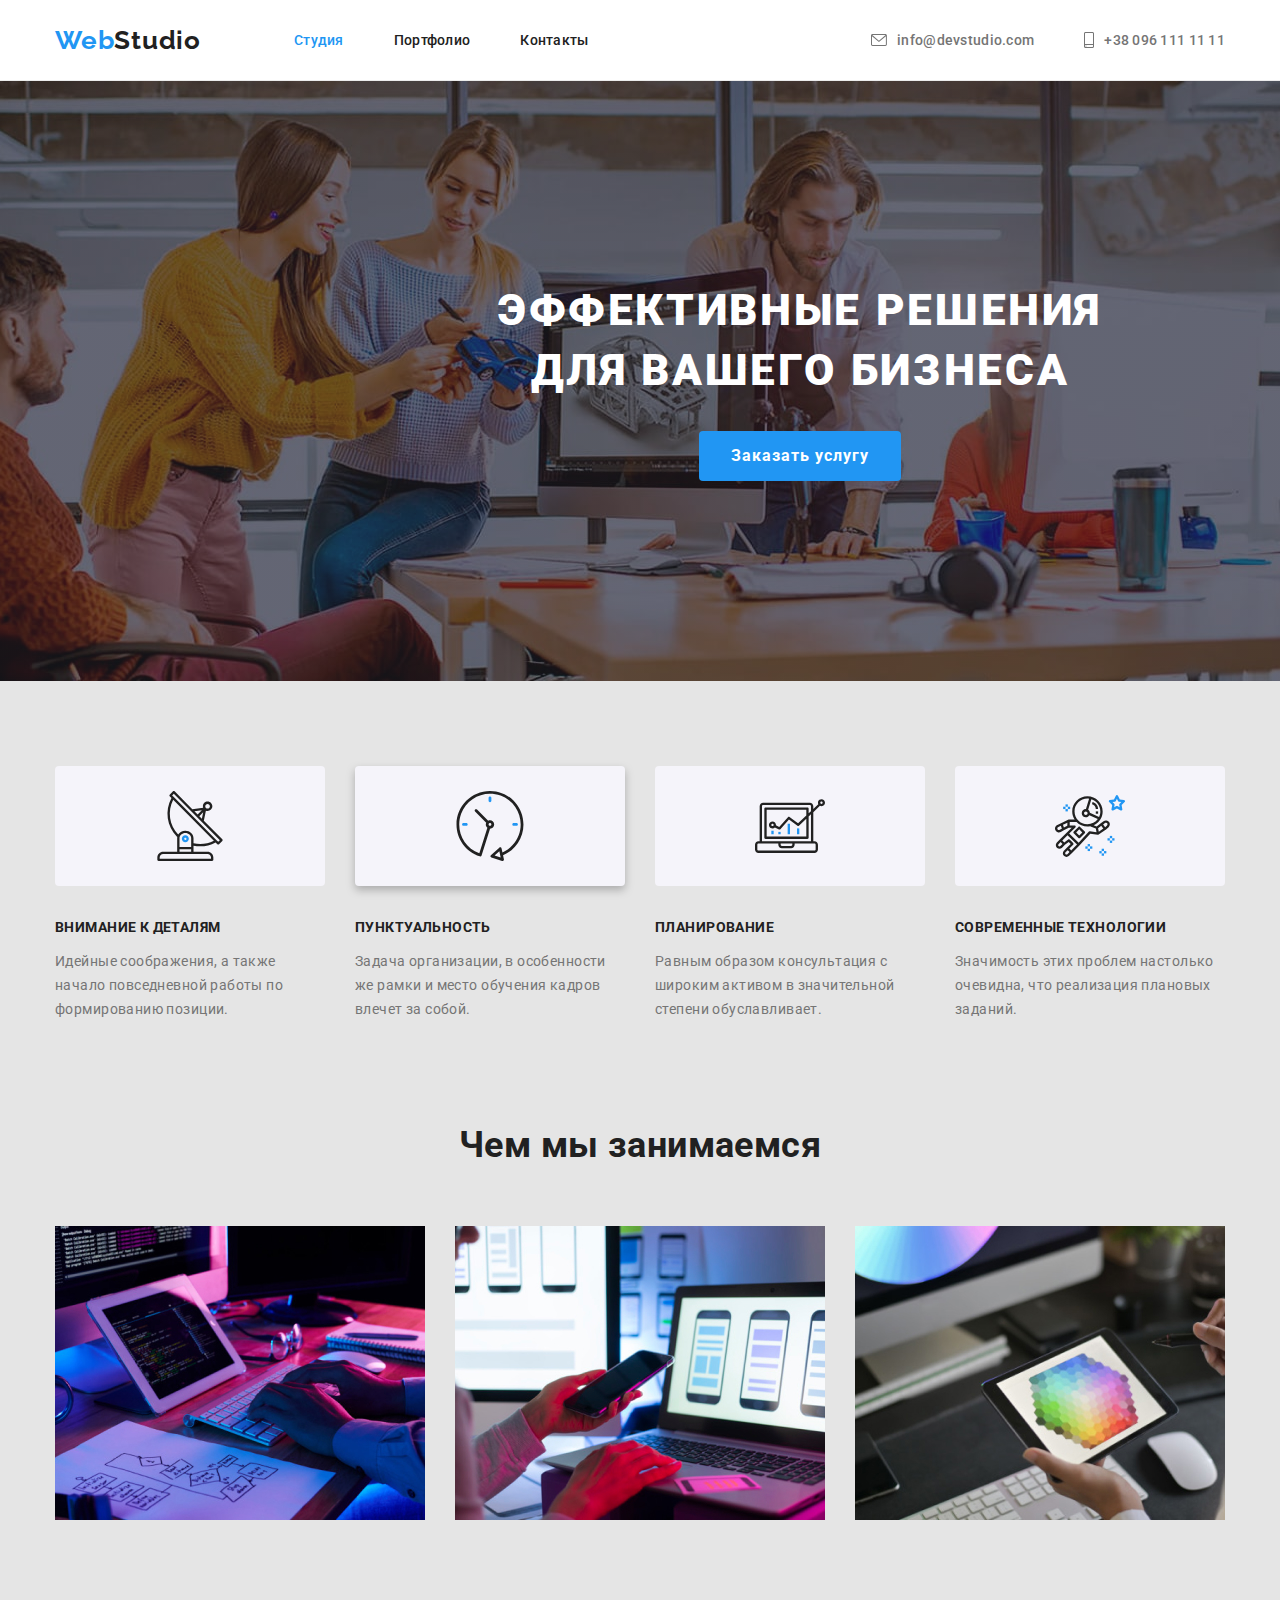
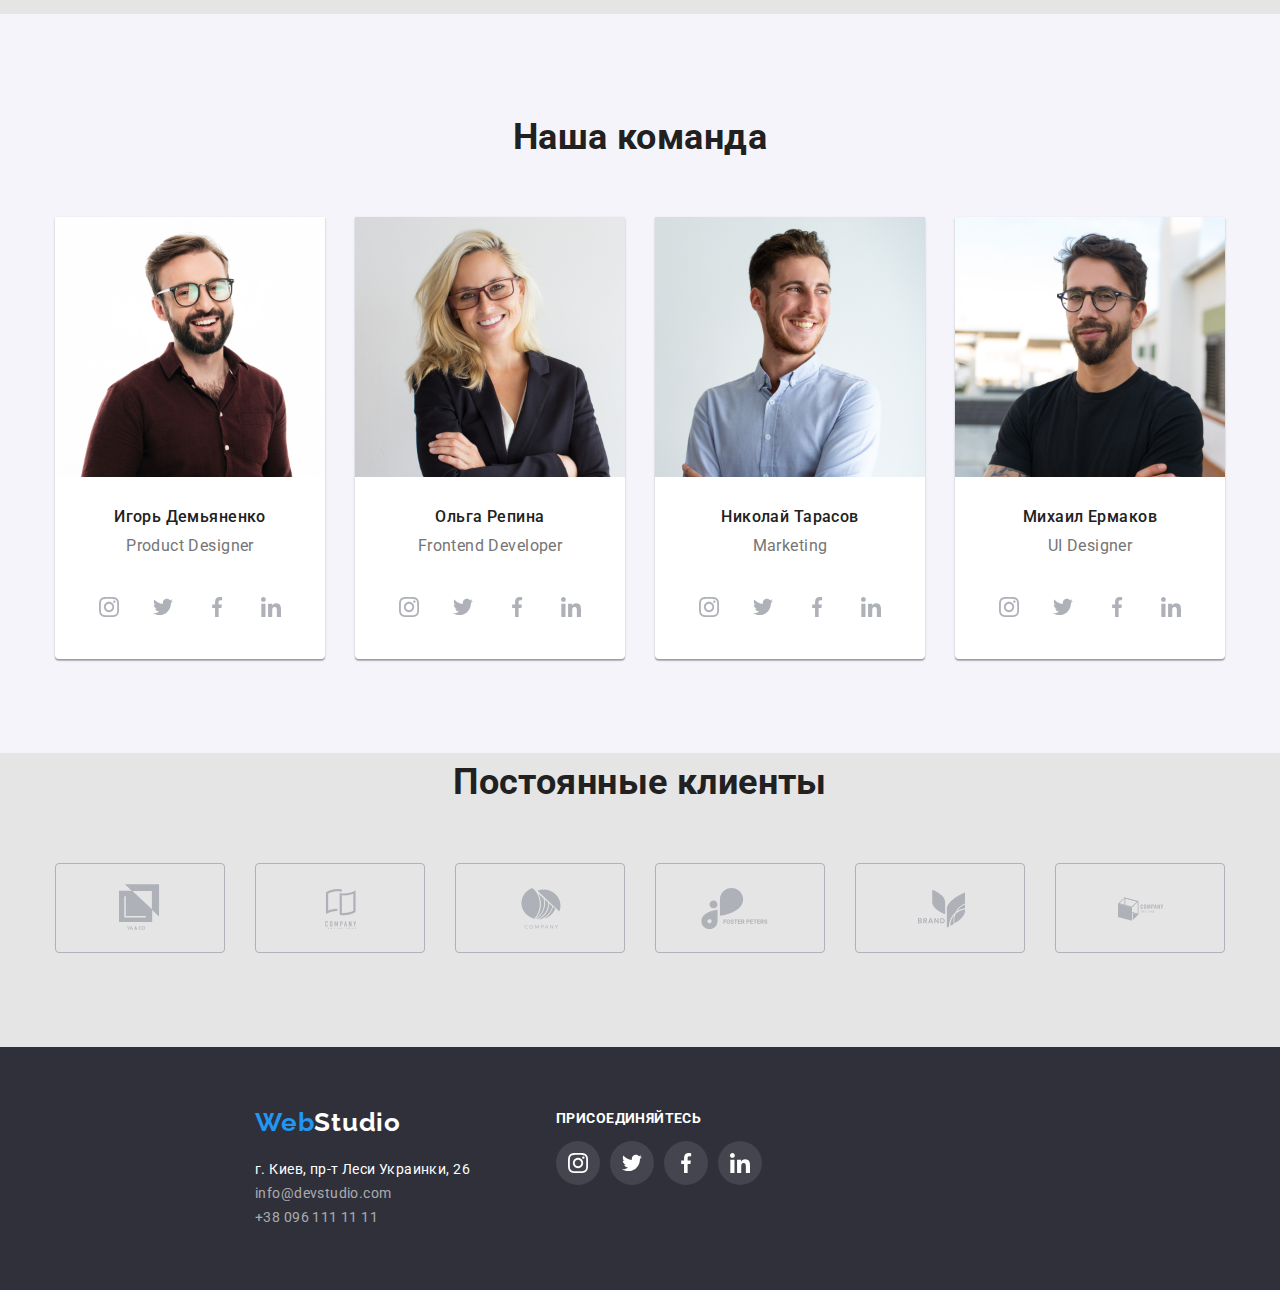
<file: index.html>
<!DOCTYPE html>
<html lang="ru">
    <head>
        <meta charset="UTF-8" />
        <meta name="viewport" content="width=device-width, initial-scale=1.0" />
        <title>WebStudio</title>
        <link href="https://fonts.googleapis.com/css2?family=Roboto:wght@400;500;700;900&display=swap" rel="stylesheet">
        <link rel="stylesheet" href="https://cdnjs.cloudflare.com/ajax/libs/modern-normalize/1.0.0/modern-normalize.css">
        <link rel="stylesheet" href="./css/styles.css">
      </head>

     <body>
        <header class="bg-color-white">
            <div class="container header-container">
                <a href="./index.html" class="logo logo-color-header heder-logo">
                    <span class="logo-color">Web</span>Studio
                </a>
                <nav class="navigation">
                    <ul class="list menu">
                            <li class="menu-item"> 
                                <a href="./index.html" class="link menu-link current">Студия</a>
                        </li>
                            <li class="menu-item"> 
                                <a href="./portfolio.html" class="link menu-link ">Портфолио</a>
                        </li>
                            <li class="menu-item"> 
                                <a href="" class="link menu-link">Контакты</a>
                        </li>
                    </ul>  
                </nav>
            
    
                <ul class="list menu flexbox">
                    <li class="menu-item header-svg">
                        <a href="mailto:info@devstudio.com" class="link menu-link contacts header-svg-linc">info@devstudio.com
                            <svg class="header-svg-icon" width="16px" height="12px" >
                                <use href="./images/symbol-defs.svg#icon-envelope"></use>
                            </svg>
                        </a>
                    </li>
                    <li class="menu-item">
                        <a href="tel:+380961111111" class="link menu-link contacts header-svg-linc">+38 096 111 11 11
                            <svg class="header-svg-icon" width="10px" height="16px" >
                                <use href="./images/symbol-defs.svg#icon-smartphone"></use>
                            </svg>
                        </a>
                    </li>
                 </ul>
            </div>
        </header>
    
    <main>
        
        <div>
        <section class="bg-color-dark">
            <div class="overlay">
                <div class="container hero-content">
                <h1 class="page-title">Эффективные решения для вашего бизнеса</h1>
                    <button class="btn btn-studia" type="button">
                            Заказать услугу
                    </button>
                </div>
            </div>
        </section>
    </div>
        

            
    
       <section class="section">
            <div class="container">
                <h2 class="visually-hidden">Наши преимущества</h2>
                <ul class="list benefits flexbox">
                    <li class="content-box image-1 bgimage">
                        <h3 class="section-title-caps">Внимание к деталям</h3>
                        <p>Идейные соображения, а также начало повседневной работы по формированию позиции.</p>
                    </li>
                    <li class="content-box image-2 bgimage">
                        <h3 class="section-title-caps">Пунктуальность</h3>
                        <p>Задача организации, в особенности же рамки и место обучения кадров влечет за собой.</p>
                    </li>
                    <li class="content-box image-3 bgimage">
                        <h3 class="section-title-caps">Планирование</h3>
                        <p>Равным образом консультация с широким активом в значительной степени обуславливает.</p>
                    </li>
                    <li class="content-box image-4 bgimage">
                        <h3 class="section-title-caps">Современные технологии</h3>
                        <p>Значимость этих проблем настолько очевидна, что реализация плановых заданий.</p>
                    </li>
                </ul>
           </div>
        </section>
    
        <section class="section">
            <div class="container">
                <h2 class="section-title">Чем мы занимаемся</h2>
                <ul class="list flexbox">
                    <li class="fleximg"><img src="./images/work_1.jpg" alt="разработка сайтов" width="370"></li>    
                    <li class="fleximg"><img src="./images/work_2.jpg" alt="разработка телефонных приложений" width="370"></li>
                    <li class="fleximg"><img src="./images/work_3.jpg" alt="дизайн" width="370"></li>
                </ul> 
            </div>
        </section>
    
        <section class="section bg-color-blu">
            <div class="container">
                <h2 class="section-title">Наша команда</h2>
                <ul class="list flexbox">
                    <li class="content-box command"><img src="./images/product_designer.jpg" alt="Игорь Демьяненко Product Designer" width="270"/>
                        <h3 class="section-title-mini workers-text">Игорь Демьяненко</h3>
                        <p lang="en" class="paragraf">Product Designer</p>
                        <ul class="list social-icons">
                            <li class="social-icons-item"><a class="social-icons-linc" href="">
                                 <svg class="social-icon-svg">
                                    <use href="./images/symbol-defs.svg#icon-instagram-1"></use>
                                 </svg>
                                </a>
                            </li>
                            <li class="social-icons-item"><a class="social-icons-linc" href="">
                                <svg class="social-icon-svg">
                                    <use href="./images/symbol-defs.svg#icon-twitter-1"></use>
                            
                                 </svg>
                                </a>
                            </li>
                            <li class=" social-icons-item"><a class="social-icons-linc" href="">
                                <svg class="social-icon-svg">
                                    <use href="./images/symbol-defs.svg#icon-facebook-1"></use>
                            
                                 </svg>
                                </a>
                            </li>
                            <li class="social-icons-item"><a class="social-icons-linc" href="">
                                <svg class="social-icon-svg">
                                    <use href="./images/symbol-defs.svg#icon-linkedin-1"></use>
                            
                                 </svg>
                                </a>
                            </li>
                        </ul>
            
                        
                    </li>
                    <li class="content-box command"><img src="./images/frontend_developer.jpg" alt="Ольга Репина Frontend Developer" width="270"/>
                        <h3 class="section-title-mini workers-text">Ольга Репина</h3>
                        <p lang="en" class="paragraf">Frontend Developer</p>
                        <ul class="list social-icons">
                            <li class="social-icons-item"><a class="social-icons-linc" href="">
                                 <svg class="social-icon-svg">
                                    <use href="./images/symbol-defs.svg#icon-instagram-1"></use>
                                 </svg>
                                </a>
                            </li>
                            <li class="social-icons-item"><a class="social-icons-linc" href="">
                                <svg class="social-icon-svg">
                                    <use href="./images/symbol-defs.svg#icon-twitter-1"></use>
                            
                                 </svg>
                                </a>
                            </li>
                            <li class=" social-icons-item"><a class="social-icons-linc" href="">
                                <svg class="social-icon-svg">
                                    <use href="./images/symbol-defs.svg#icon-facebook-1"></use>
                            
                                 </svg>
                                </a>
                            </li>
                            <li class="social-icons-item"><a class="social-icons-linc" href="">
                                <svg class="social-icon-svg">
                                    <use href="./images/symbol-defs.svg#icon-linkedin-1"></use>
                            
                                 </svg>
                                </a>
                            </li>
                        </ul>
                    </li>
                    <li class="content-box command"><img src="./images/marketing.jpg" alt="Николай Тарасов Marketing" width="270"/>
                        <h3 class="section-title-mini workers-text">Николай Тарасов</h3>
                        <p lang="en" class="paragraf">Marketing</p>
                        <ul class="list social-icons">
                            <li class="social-icons-item"><a class="social-icons-linc" href="">
                                 <svg class="social-icon-svg">
                                    <use href="./images/symbol-defs.svg#icon-instagram-1"></use>
                                 </svg>
                                </a>
                            </li>
                            <li class="social-icons-item"><a class="social-icons-linc" href="">
                                <svg class="social-icon-svg">
                                    <use href="./images/symbol-defs.svg#icon-twitter-1"></use>
                            
                                 </svg>
                                </a>
                            </li>
                            <li class=" social-icons-item"><a class="social-icons-linc" href="">
                                <svg class="social-icon-svg">
                                    <use href="./images/symbol-defs.svg#icon-facebook-1"></use>
                            
                                 </svg>
                                </a>
                            </li>
                            <li class="social-icons-item"><a class="social-icons-linc" href="">
                                <svg class="social-icon-svg">
                                    <use href="./images/symbol-defs.svg#icon-linkedin-1"></use>
                            
                                 </svg>
                                </a>
                            </li>
                        </ul>
                    </li>
                    <li class="content-box command"><img src="./images/uidesigner.jpg" alt="Михаил Ермаков UI Designer" width="270"/>
                        <h3 class="section-title-mini workers-text">Михаил Ермаков</h3>
                        <p lang="en" class="paragraf">UI Designer</p>
                        <ul class="list social-icons">
                            <li class="social-icons-item"><a class="social-icons-linc" href="">
                                 <svg class="social-icon-svg">
                                    <use href="./images/symbol-defs.svg#icon-instagram-1"></use>
                                 </svg>
                                </a>
                            </li>
                            <li class="social-icons-item"><a class="social-icons-linc" href="">
                                <svg class="social-icon-svg">
                                    <use href="./images/symbol-defs.svg#icon-twitter-1"></use>
                            
                                 </svg>
                                </a>
                            </li>
                            <li class="social-icons-item"><a class="social-icons-linc" href="">
                                <svg class="social-icon-svg">
                                    <use href="./images/symbol-defs.svg#icon-facebook-1"></use>
                            
                                 </svg>
                                </a>
                            </li>
                            <li class="social-icons-item"><a class="social-icons-linc" href="">
                                <svg class="social-icon-svg">
                                    <use href="./images/symbol-defs.svg#icon-linkedin-1"></use>
                            
                                 </svg>
                                </a>
                            </li>
                        </ul>
                    </li>  
                </ul>
            </div>
        </section>

        <section class="section">
            <div class="container">
                <h2 class="section-title">Постоянные клиенты</h2>
                <ul class="list flexbox">
                    <li class="flexsvg"> <a class="flexsvg-linc" href="">
                        <svg class="client-svg"  height= "49.22px" width="44.26px">
                            <use href="./images/symbol-defs.svg#icon-logo-1"></use>
                        </svg>
                    </a></li>    
                    <li class="flexsvg"> <a class="flexsvg-linc" href="">
                        <svg class="client-svg" height= "40px" width="52px">
                            <use href="./images/symbol-defs.svg#icon-logo-2"></use>
                        </svg>
                    </a></li>
                    <li class="flexsvg"> <a class="flexsvg-linc" href="">
                        <svg class="client-svg" height= "41px" width="42.6px">
                            <use href="images/symbol-defs.svg#icon-logo-3"></use>
                        </svg>
                    </a></li>
                    <li class="flexsvg"> <a class="flexsvg-linc" href="">
                        <svg class="client-svg" height= "42.02px" width="79.65px">
                            <use href="images/symbol-defs.svg#icon-logo-4"></use>
                        </svg>
                    </a></li>    
                    <li class="flexsvg"> <a class="flexsvg-linc" href="">
                        <svg class="client-svg" height= "59px" width="47px">
                            <use href="images/symbol-defs.svg#icon-logo-5"></use>
                        </svg>
                    </a></li>
                    <li class="flexsvg"> <a class="flexsvg-linc" href="">
                        <svg class="client-svg" height= "88.48px" width="45.44px">
                            <use href="images/symbol-defs.svg#icon-logo-6"></use>
                        </svg>
                    </a></li>
                </ul> 
            </div>
        </section>
    </main>

<footer class="bg-color-dark-footer">
    <div class="container footer-container bloc">
        <div class="footer-bloc addres-bloc">
        <a href="index.html#studia" class="logo logo-color-footer link-hf">
            <span class="logo-color">Web</span>Studio
        </a>
        <address>
            <ul class="list"> 
                <li><a href="https://goo.gl/maps/6ceKZBEV4WaBG7hH8" class="link footer-text address-color" target="blank" rel="noopener norefere">г. Киев, пр-т Леси Украинки, 26</a></li>
                <li><a href="mailto:info@devstudio.com" class="link footer-text mt-color">info@devstudio.com</a> <br></li>
                <li><a href="tel:+380961111111" class="link footer-text mt-color">+38 096 111 11 11</a></li>
            </ul>
        </address>
         </div>

        <div class="footer-bloc">
            <h2 class="section-title-caps social-network-title">Присоединяйтесь</h2>
            <ul class="list flexbox">
                <li class="social-icons-item"> <a class="social-icons-linc footer-svg-linc" href="">
                    <svg class="footer-svg-icon">
                        <use href="./images/symbol-defs.svg#icon-instagram-1"></use>
                    </svg>
                </a></li>  

                <li class="social-icons-item"> <a class="social-icons-linc footer-svg-linc" href="">
                        <svg class="footer-svg-icon">
                            <use href="./images/symbol-defs.svg#icon-twitter-1"></use>
                        </svg>
                </a></li>  

                <li class="social-icons-item"> <a class="social-icons-linc footer-svg-linc" href="">
                    <svg class="footer-svg-icon">
                        <use href="./images/symbol-defs.svg#icon-facebook-1"></use>
                    </svg>
                 </a></li>

                 <li class="social-icons-item"> <a class="social-icons-linc footer-svg-linc" href="">
                <svg class="footer-svg-icon">
                    <use href="./images/symbol-defs.svg#icon-linkedin-1"></use>
                </svg>
                 </a></li>

            </ul>
        </div>

    </div>

    
</footer>


  </body>
</html>
</file>
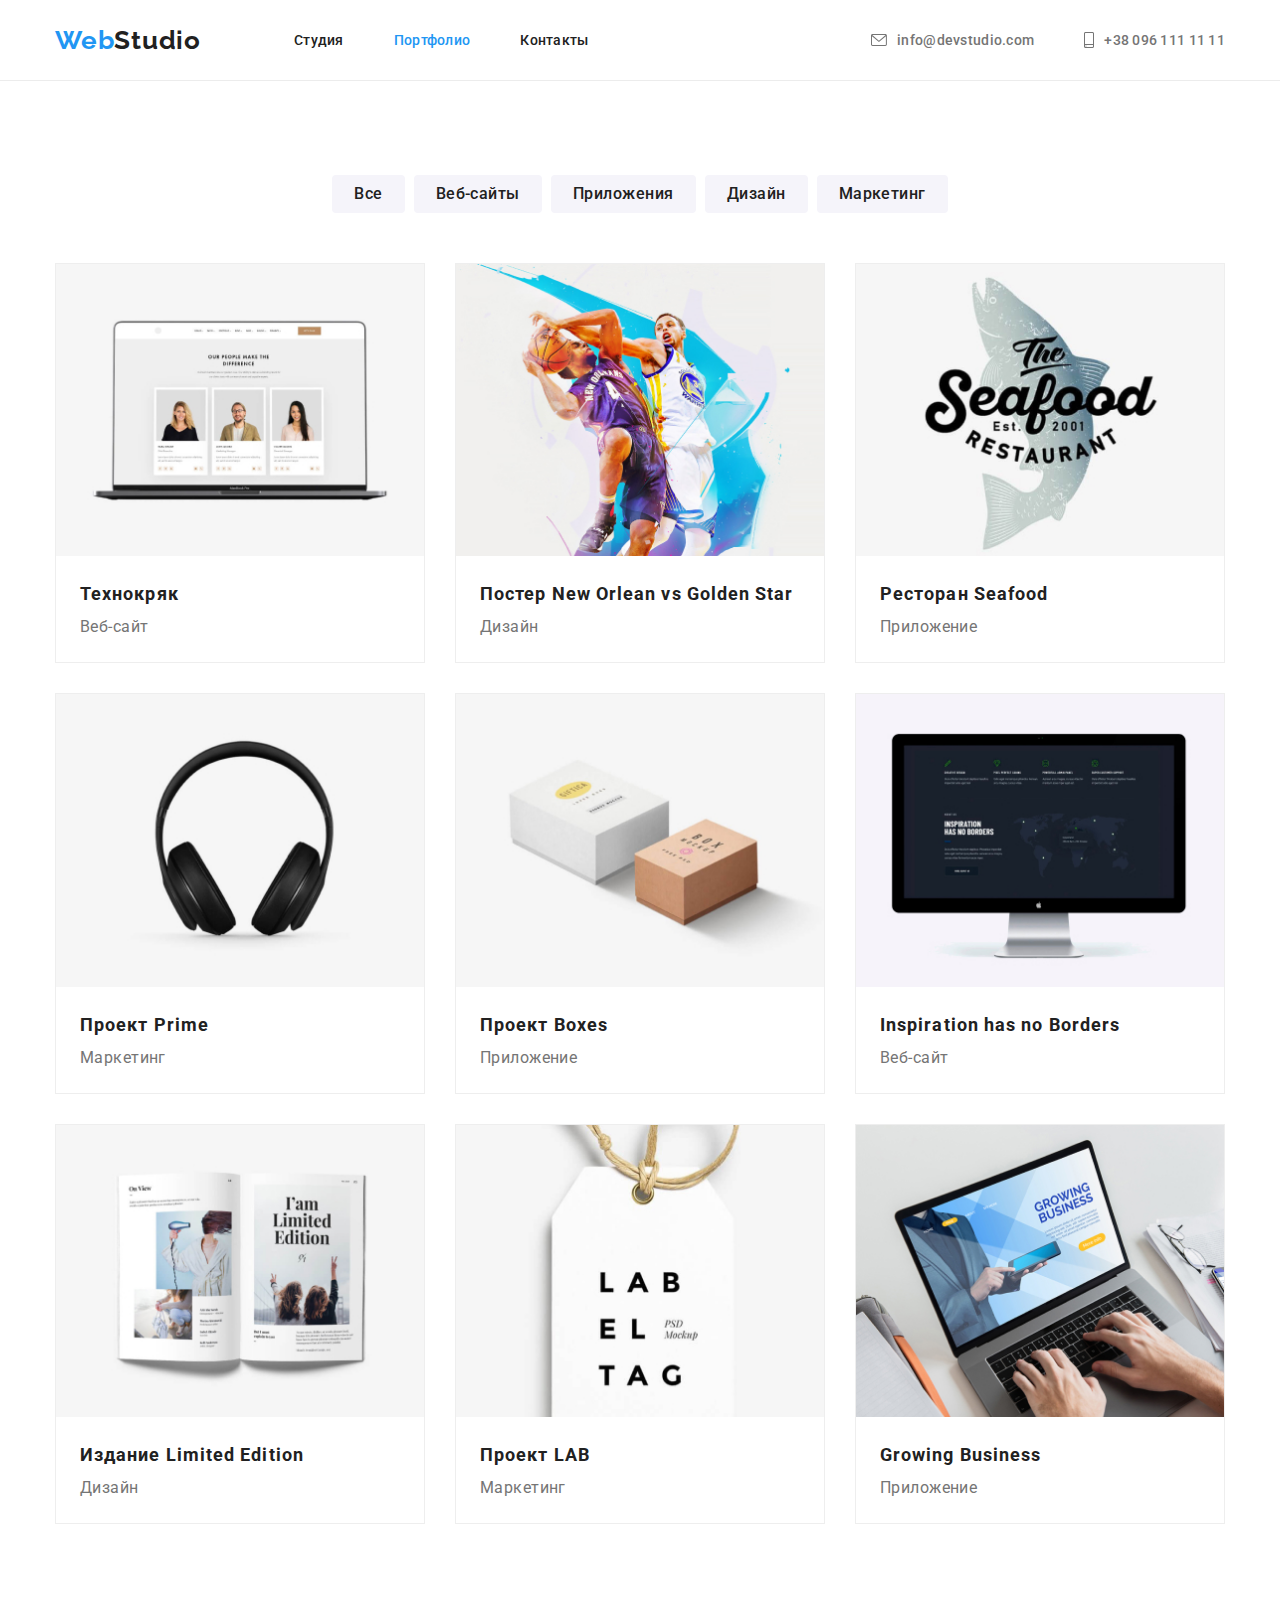
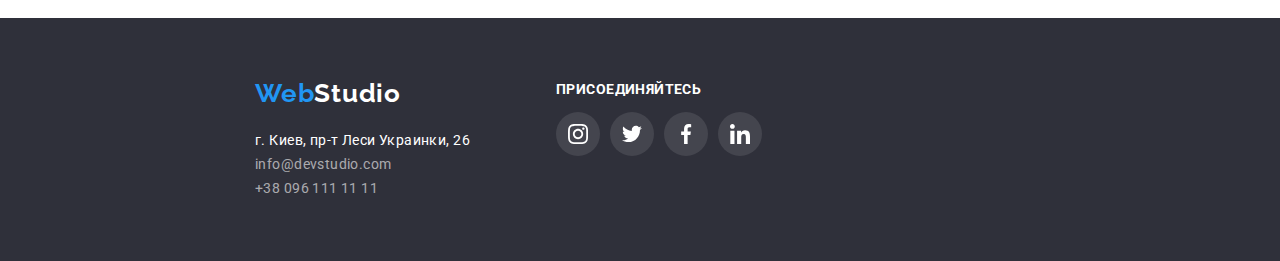
<file: portfolio.html>
<!DOCTYPE html>
<html lang="en">
<head>
    <meta charset="UTF-8">
    <meta name="viewport" content="width=device-width, initial-scale=1.0">
    <title>WebStudio</title>
    <link href="https://fonts.googleapis.com/css2?family=Roboto:wght@400;500;700;900&display=swap" rel="stylesheet">
    <link rel="stylesheet" href="https://cdnjs.cloudflare.com/ajax/libs/modern-normalize/1.0.0/modern-normalize.css">
    <link rel="stylesheet" href="./css/styles.css">
</head>
    
<body>
    
    <header class="bg-color-white">
        <div class="container header-container">
            <a href="./index.html" class="logo logo-color-header heder-logo">
                <span class="logo-color">Web</span>Studio
            </a>
            <nav class="navigation">
                <ul class="list menu">
                        <li class="menu-item"> 
                            <a href="./index.html" class="link menu-link">Студия</a>
                    </li>
                        <li class="menu-item"> 
                            <a href="./portfolio.html" class="link menu-link current">Портфолио</a>
                    </li>
                        <li class="menu-item"> 
                            <a href="" class="link menu-link">Контакты</a>
                    </li>
                </ul>  
            </nav>
        

                <ul class="list menu flexbox">
                    <li class="menu-item header-svg">
                        <a href="mailto:info@devstudio.com" class="link menu-link contacts header-svg-linc">info@devstudio.com
                            <svg class="header-svg-icon" width="16px" height="12px" >
                                <use href="./images/symbol-defs.svg#icon-envelope"></use>
                            </svg>
                        </a>
                    </li>
                    <li class="menu-item">
                        <a href="tel:+380961111111" class="link menu-link contacts header-svg-linc">+38 096 111 11 11
                            <svg class="header-svg-icon" width="10px" height="16px" >
                                <use href="./images/symbol-defs.svg#icon-smartphone"></use>
                            </svg>
                        </a>
                    </li>
                 </ul>
        </div>
    </header>
    
   <main >
       <div class="portfolio-container">
        <section>
                <div class="container">
                    <h1 class="visually-hidden section-title">Нашы проекты</h1>
                    <ul class="list menu-portfolio">
                        <li class="menu-portfolio-item"> <button class="btn btn-portfolio" type="button">Все</button> </li>
                        <li class="menu-portfolio-item"> <button class="btn btn-portfolio" type="button">Веб-сайты</button> </li>
                        <li class="menu-portfolio-item"> <button class="btn btn-portfolio" type="button">Приложения</button> </li>
                        <li class="menu-portfolio-item"> <button class="btn btn-portfolio" type="button">Дизайн</button> </li>
                        <li class="menu-portfolio-item"> <button class="btn btn-portfolio" type="button">Маркетинг</button> </li>
                    </ul>
                </div>
            </section>
        
            <section>
                <div class="container">
                    <h2 class="visually-hidden section-title">Ссылки на наши проекты</h2>
                    <ul class="list flexbox">
                        <li class="fleximg prt-box"><img src="./images/website.jpg" alt="создание веб сайта" width="370" height="294">
                            <h3 class="title-progect">Технокряк</h3>
                        <p class="paragraf-ptf">Веб-сайт</p>
                        </li>
            
                        <li class="fleximg prt-box"><img src="./images/design.jpg" alt="дизайн постера" width="370" height="294">
                            <h3 class="title-progect">Постер <span lang="en">New Orlean vs Golden Star</span></h3>
                        <p class="paragraf-ptf">Дизайн</p>
                        </li>
            
                        <li class="fleximg prt-box"><img src="./images/applications.jpg" alt="приложение для ресторана" width="370" height="294">
                            <h3 class="title-progect">Ресторан <span lang="en">Seafood</span></h3>
                        <p class="paragraf-ptf">Приложение</p>
                        </li>
            
                        <li class="fleximg prt-box"><img src="./images/project-prime.jpg" alt="маркетинговые проекты" width="370" height="294">
                            <h3 class="title-progect">Проект  <span lang="en">Prime</span></h3>
                        <p class="paragraf-ptf">Маркетинг</p>
                        </li>
            
                        <li class="fleximg prt-box"><img src="./images/project-boxes.jpg" alt="приложение коробка" width="370" height="294">
                            <h3 class="title-progect">Проект <span lang="en">Boxes</span></h3>
                        <p class="paragraf-ptf">Приложение</p>
                        </li>
            
                        <li class="fleximg prt-box"><img src="./images/Inspiration-has-no-Borders.jpg" alt="приложение для вдохновения" width="370" height="294">
                            <h3 lang="en" class="title-progect">Inspiration has no Borders</h3>
                        <p class="paragraf-ptf">Веб-сайт</p>
                        </li>
            
                        <li class="fleximg prt-box"><img src="./images/magazine-Limited-Edition.jpg" alt="дизайн журнала" width="370" height="294">
                            <h3 class="title-progect">Издание <span lang="en">Limited Edition</span></h3>
                        <p class="paragraf-ptf">Дизайн</p>
                        </li>
            
                        <li class="fleximg prt-box"><img src="./images/project-lab.jpg" alt="проект для магазинов" width="370" height="294">
                            <h3 class="title-progect">Проект <span lang="en">LAB</span> </h3>
                        <p class="paragraf-ptf">Маркетинг</p>
                        </li>
            
                        <li class="fleximg prt-box"><img src="./images/Growing-Business.jpg" alt="приложение для бизнеса" width="370" height="294">
                            <h3 lang="en" class="title-progect">Growing Business</h3>
                        <p class="paragraf-ptf">Приложение</p>
                        </li> 
                    </ul>
                    </div>
         </section>
        </div>

    </main>
    
    <footer class="bg-color-dark-footer">
        <div class="container footer-container bloc">
            <div class="footer-bloc addres-bloc">
            <a href="index.html#studia" class="logo logo-color-footer link-hf">
                <span class="logo-color">Web</span>Studio
            </a>
            <address>
                <ul class="list"> 
                    <li><a href="https://goo.gl/maps/6ceKZBEV4WaBG7hH8" class="link footer-text address-color" target="blank" rel="noopener norefere">г. Киев, пр-т Леси Украинки, 26</a></li>
                    <li><a href="mailto:info@devstudio.com" class="link footer-text mt-color">info@devstudio.com</a> <br></li>
                    <li><a href="tel:+380961111111" class="link footer-text mt-color">+38 096 111 11 11</a></li>
                </ul>
            </address>
             </div>
    
            <div class="footer-bloc">
                <h2 class="section-title-caps social-network-title">Присоединяйтесь</h2>
                <ul class="list flexbox">
                    <li class="social-icons-item"> <a class="social-icons-linc footer-svg-linc" href="">
                        <svg class="footer-svg-icon">
                            <use href="./images/symbol-defs.svg#icon-instagram-1"></use>
                        </svg>
                    </a></li>  
    
                    <li class="social-icons-item"> <a class="social-icons-linc footer-svg-linc" href="">
                            <svg class="footer-svg-icon">
                                <use href="./images/symbol-defs.svg#icon-twitter-1"></use>
                            </svg>
                    </a></li>  
    
                    <li class="social-icons-item"> <a class="social-icons-linc footer-svg-linc" href="">
                        <svg class="footer-svg-icon">
                            <use href="./images/symbol-defs.svg#icon-facebook-1"></use>
                        </svg>
                     </a></li>
    
                     <li class="social-icons-item"> <a class="social-icons-linc footer-svg-linc" href="">
                    <svg class="footer-svg-icon">
                        <use href="./images/symbol-defs.svg#icon-linkedin-1"></use>
                    </svg>
                     </a></li>
    
                </ul>
            </div>
    
        </div>
    
        
    </footer>
      </body>
    </html>
</file>
<file: css/styles.css>
@font-face {
    font-family: 'Raleway';
    font-style: normal;
    font-weight: 700;
    src: url('../fonts/raleway-v18-latin_cyrillic-700.eot'); 
    src: local(''),
         url('../fonts/raleway/raleway-v18-latin_cyrillic-700.eot?#iefix') format('embedded-opentype'), 
         url('../fonts/raleway/raleway-v18-latin_cyrillic-700.woff2') format('woff2'),
         url('../fonts/raleway/raleway-v18-latin_cyrillic-700.woff') format('woff'), 
         url('../fonts/raleway/raleway-v18-latin_cyrillic-700.ttf') format('truetype'),
         url('../fonts/raleway/raleway-v18-latin_cyrillic-700.svg#Raleway') format('svg');
  }

  html {
    box-sizing: border-box;
  }
  
  
  *,
  *::before,
  *::after {
    box-sizing: inherit;
  }
  
:root {
    --primari-text-color: #757575;
    --title-text-color: #212121;
    --accent-color: #2196F3;
    --title-page-color: #FFFFFF;
    --bg-color: #E5E5E5;
    --bg-dark-color: #2F303A;
    --bg-color-blu: #F5F4FA;
}


body {
    font-family: "Roboto", sans-serif;
    font-weight: 400;
    font-size: 14px;
    line-height: 1.71;
    letter-spacing: 0.03em;
    color: var(--primari-text-color);
    background-color: var(--bg-color); 
}

.container {
    width: 1200px;
    padding-left: 15px;
    padding-right: 15px;
    margin-right: auto;
    margin-left: auto;
}

img {
    display: block;
    max-width: 100%;
    height: auto;
  }

h1, 
h2, 
h3, 
p {
    margin: 0;
    padding: 0;
}

.list {
    list-style: none;
    margin: 0;
    padding: 0;
}

/* стилі для всіх ссилок */
.link,
.link-hf,
.heder-logo {
    color: inherit;
    text-decoration: none;
}

.link-hf {
    display: inline-block;
    margin-bottom: 20px;
}

.link:hover,
.link:focus { 
    color: var(--accent-color);
}
 

 /* стилі для кнопок */
 .btn {
    display: inline-block;
    font-family: inherit;
    font-size: 16px;
    text-align: center;
    border-radius: 4px;
 }

 .btn-studia {
        display: flex;
        margin: auto;
        font-weight: 700;
        line-height:1.87;
        align-items: center;
        letter-spacing: 0.06em;
        color: var(--title-page-color);
        background-color: var(--accent-color);
        border: none;
        padding: 10px 32px;
        min-width: 200px;

 }

 .btn-portfolio {
    font-weight: 500;
    line-height:1.62;
    letter-spacing: 0.03em;
    color: var(--title-text-color);
    background-color:#F5F4FA;
    border: none;
    padding: 6px 22px;
 }
.btn-portfolio:hover,
.btn-portfolio:focus {
    background-color: var(--accent-color);
    color: var(--title-page-color);
}

 /* стилі для лого*/
 .logo {
    font-family: "Raleway", sans-serif;
    font-weight: 700;
    font-size: 26px;
    line-height: 1.192;
    letter-spacing: 0.03em;
}
.logo-color {
    color: var(--accent-color);
}

.logo-color-header {
    color: var(--title-text-color);
}

.logo-color-footer {
    color: var(--title-page-color);
}


 /* стилі для меню */
.menu-link,
.contacts {
    display: block;
    padding-top: 32px;
    padding-bottom: 32px;

    font-weight: 500;
    font-size: 14px;
    line-height: 1.142;
    letter-spacing: 0.02em;
    color: var(--title-text-color);
}


.header-svg-icon {
    fill: var(--primari-text-color);
    margin-right: 10px;
}


.header-svg-linc {
    display: flex;
    justify-content: center;
    align-items: center;
    flex-direction: row-reverse;
}

.header-svg-linc:hover .header-svg-icon,
.header-svg-linc:focus .header-svg-icon {
    fill: var(--accent-color);
}


.current {
    color: var(--accent-color);
}

.contacts {
    color: var(--primari-text-color);

}

/* стилі для всіх заголовків  */
.section-title {
    color: var(--title-text-color);
    font-weight: 700;
    font-size: 36px;
    line-height: 1.66;
    text-align: center;
    margin-bottom: 50px;

}



.section-title-mini {
    font-size: 16px;
    line-height: 1.187;
    font-weight: 500;
    text-align: center;
    color: var(--title-text-color);
    
}


.section-title-caps {
    font-weight: 700;
    font-size: 14px;
    line-height: 1.14x;
    text-transform: uppercase;
    color: var(--title-text-color);

    margin-bottom: 10px;
    
}

.social-network-title {
    color: var(--title-page-color);
}


 .page-title {
    color: var(--title-page-color);
    font-size: 44px;
    font-weight: 900;
    line-height: 1.36;
    letter-spacing: 0.06em;
    text-align: center;
    text-transform: uppercase;   

    margin-bottom: 30px;
    margin-top: auto;
 }

 .title-progect {
    font-weight: 700;
    font-size: 18px;
    line-height: 2;
    letter-spacing: 0.06em;
    color: var(--title-text-color);

    margin-left: 24px;
    margin-right: 24px;
    margin-top: 20px;

}

/* стилі для тексту */
.paragraf {
    font-size: 16px;
    line-height: 1.187;
    text-align: center;
    margin-bottom: 30px;
}

.paragraf-ptf {
    font-size: 16px;
    line-height: 1.87;
    margin-left: 24px;
    margin-right: 24px;
    margin-bottom: 20px;
}

.footer-text {
    font-weight: 400;
    font-size: 14px;
    line-height: 1.71;
    margin-top: 0;
    margin-bottom: 9px;
    bottom: 0;
    }

.address-color {
    color: var(--title-page-color);
}

.mt-color {
    color: rgba(255, 255, 255, 0.6);
}

address {
    font-style: normal;
}


/* стилі для фону */
.bg-color-dark,
.bg-color-dark-footer{
    background-color: var(--bg-dark-color); 
}
.bg-color-dark {
    min-height: 600px;
    
    
}

.footer-container {
    padding-bottom: 60px;
    padding-top: 60px;
}

.bg-color-white {
    background: var(--title-page-color);
    border-bottom: 1px solid #ECECEC;
    min-height: 80px;

}

.bg-color-blu {
    background: var(--bg-color-blu);
    padding-top: 94px;

}




/* геометрія сторінки */
.menu {
    display: flex;


}

.menu-item:not(:last-child) {
    margin-right: 50px;
}

.header-container {
    display: flex;
    align-items: center;
    
    
}

.heder-logo {
    display: inline-block;
    margin-right: 93px;
    align-items: center;

}

.navigation {
    margin-right: auto;
}

.hero-content {
    display: inline-block;
    width: 696px;
    margin-left: 452px;
    margin-right: 452px;
    margin-top: 200px;
}

.nav {margin-bottom: 9px;}

.section {
    padding-bottom: 94px;
}
 /* флексбокси у решти контейнерыв */
.flexbox {
    display: flex;
    flex-wrap: wrap;
     
}

.content-box {
    flex-basis: 270px;
    margin-right: 30px;
    margin-bottom: 30px;
}

.content-box:nth-child(4n){
    margin-right: 0;
}

.content-box:nth-last-child(-n + 4) {
    margin-bottom: 0;
  }


.benefits {
    padding-top: 85px;
}

.flexsvg {
    width: 170px;
    height: 90px;
    border: 1px solid #AFB1B8;
    border-radius: 4px;
  
}

.flexsvg:not(:last-child) {
    margin-right: 30px;
}

.flexsvg-linc {
    display: flex;
    justify-content: center;
    align-items: center;
    height: 90px;
    width: 170px;
    background-color: inherit;
}


.client-svg {
    fill: #AFB1B8;
}

.flexsvg-linc:hover .client-svg,
.flexsvg-linc:focus .client-svg {
   fill: var(--accent-color);
}


/* стилы для блокыв з картинками */

.fleximg {
    flex-basis: 370px;
    margin-right: 30px;
    margin-bottom: 30px;
}


.fleximg:nth-child(3n){
    margin-right: 0;
}

.fleximg:nth-last-child(-n + 3) {
    margin-bottom: 0;
  }

.prt-box {
    border: 1px solid rgba(238,238,238,1);
}

.prt-box:hover,
.prt-box:focus {
    box-shadow: 0px 1px 1px rgba(0, 0, 0, 0.12), 
    0px 4px 4px rgba(0, 0, 0, 0.06), 
    1px 4px 6px rgba(0, 0, 0, 0.16);
}


.command{
    background: #FFFFFF;
    box-shadow: 0px 1px 3px rgba(0, 0, 0, 0.12), 
    0px 1px 1px rgba(0, 0, 0, 0.14), 
    0px 2px 1px rgba(0, 0, 0, 0.2);
    border-radius: 0px 0px 4px 4px;
}

/* приховує елементи */
.visually-hidden {
    position: absolute !important;
    clip: rect(1px 1px 1px 1px);
    clip: rect(1px, 1px, 1px, 1px);
    padding: 0 !important;
    border: 0 !important;
    height: 1px !important;
    width: 1px !important;
    overflow: hidden;
  }
  
  .workers-text {
      margin-top: 30px;
      margin-bottom: 10px;
  }

  /* флекси портфоліо */
.menu-portfolio {
    display: flex;
    align-items: center;
    justify-content: center;
    margin-bottom: 50px;
}

.menu-portfolio-item:not(:last-child) {
    padding-right: 9px;
}

.portfolio-container {
    padding-top: 94px;
    padding-bottom: 94px;
    background-color: var(--title-page-color);
}

/*додаэмо svg */
.overlay {
    height: 600px;
    max-width: 1600px;
    margin-left: auto;
    margin-right: auto;
    background-image: linear-gradient(
    to right,    
    rgba(47, 48, 58, 0.4),
    rgba(47, 48, 58, 0.4)),
    url(../images/header-img-min.jpg);
    background-repeat: no-repeat;
    background-position: center;
    background-size: cover;
}


.bgimage::before {
    display: block;
    height: 120px;
    width: 270px;
    margin-bottom: 30px;
    content: "";
    background-color: var(--bg-color-blu);
    background-position: center;
    background-repeat: no-repeat;
    border-radius: 4px;

}

.image-1::before {
background-image: url(../images/antenna-1.svg);
}

.image-2::before {
    background-image: url(../images/clock-1.svg);
    filter: drop-shadow(0px 4px 4px rgba(0, 0, 0, 0.25));
}

.image-3::before {
    background-image: url(../images/diagram-1.svg);
}

.image-4::before {
    background-image: url(../images/astronaut.svg);
}



/* соціфльнф мережі оформлення */
.social-icons {
    display: flex;
    margin-left: 32px;
    margin-right: 32px;
    margin-bottom: 30px;
    margin-top: 16px;
}



.social-icons-item:not(:last-child) {
    margin-right: 10px;
}

.social-icons-linc {
    display: flex;
    justify-content: center;
    align-items: center;
    height: 44px;
    width: 44px;
    background-color: inherit;
    border-radius: 50%;
}

.social-icon-svg {
     width: 20px;
     height: 20px;
     fill: #AFB1B8;
}

.social-icons-linc:hover .social-icon-svg,
.social-icons-linc:focus .social-icon-svg {
   fill: var(--title-page-color);
}

.social-icons-linc:hover,
.social-icons-linc:focus {
    background-color: var(--accent-color);
}

.footer-bloc {
    min-width: 206px;
    margin-left: 70px;
}

.bloc {
    display: flex;
    justify-content:start;
}

.addres-bloc{
    min-width: 231px;
    margin-left: 200px;
    
}

.footer-social {
    width: 170px;
    height: 90px;
     
}

.footer-svg-linc {
    background-color: rgba(255, 255, 255, 0.1);
}

.footer-svg-icon {
     width: 20px;
     height: 20px;
     fill: var(--title-page-color);
}
</file>
